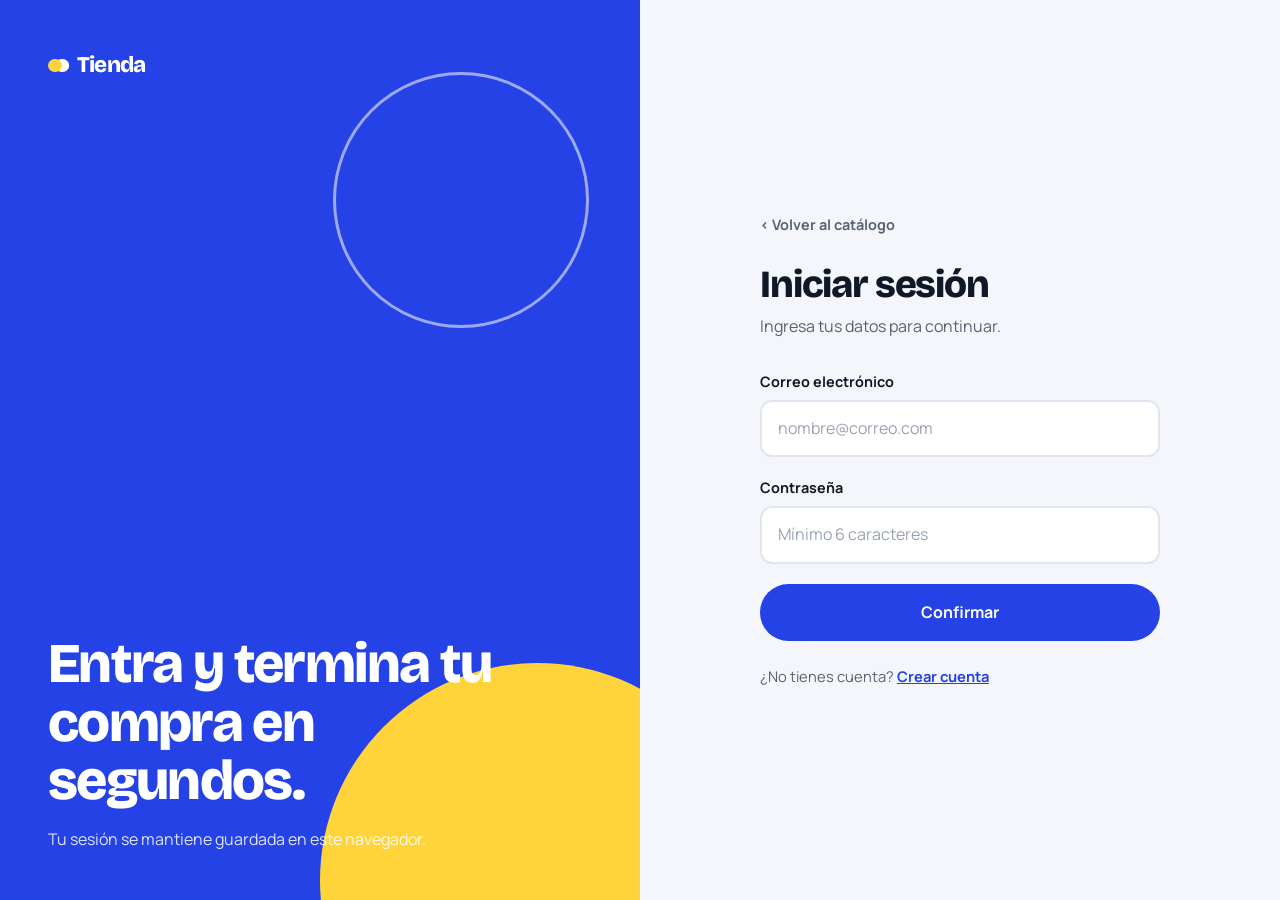
<file: MarketplaceAPI/wwwroot/categorias.html>
<!DOCTYPE html>
<html lang="es">
<head>
  <meta charset="UTF-8" />
  <meta name="viewport" content="width=device-width, initial-scale=1.0" />
  <title>Tienda · Categorías</title>
  <link rel="preconnect" href="https://fonts.googleapis.com" />
  <link rel="preconnect" href="https://fonts.gstatic.com" crossorigin />
  <link href="https://fonts.googleapis.com/css2?family=Bricolage+Grotesque:opsz,wght@12..96,700;12..96,800&family=Manrope:wght@400;500;700&display=swap" rel="stylesheet" />
  <link rel="stylesheet" href="styles.css" />
</head>
<body>
  <header class="topbar" id="topbar"></header>

  <main class="container" id="contenido"></main>

  <footer class="footer">Tienda · Interfaz de demostración</footer>

  <script src="common.js"></script>
  <script src="categorias.js"></script>
</body>
</html>
</file>
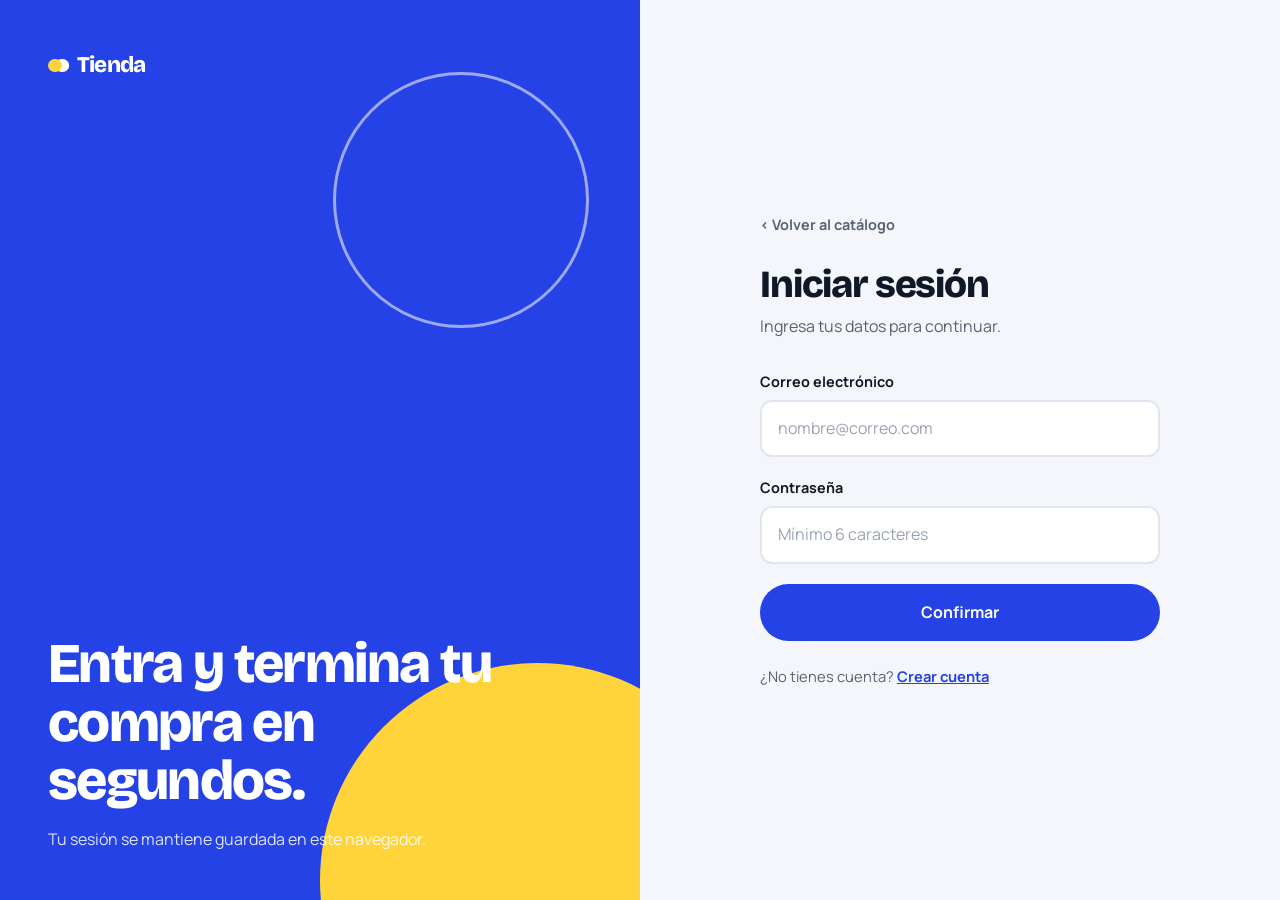
<file: MarketplaceAPI/wwwroot/compras.html>
<!DOCTYPE html>
<html lang="es">
<head>
  <meta charset="UTF-8" />
  <meta name="viewport" content="width=device-width, initial-scale=1.0" />
  <title>Tienda · Compras</title>
  <link rel="preconnect" href="https://fonts.googleapis.com" />
  <link rel="preconnect" href="https://fonts.gstatic.com" crossorigin />
  <link href="https://fonts.googleapis.com/css2?family=Bricolage+Grotesque:opsz,wght@12..96,700;12..96,800&family=Manrope:wght@400;500;700&display=swap" rel="stylesheet" />
  <link rel="stylesheet" href="styles.css" />
</head>
<body>
  <header class="topbar" id="topbar"></header>

  <main class="container" id="contenido"></main>

  <footer class="footer">Tienda · Interfaz de demostración</footer>

  <script src="common.js"></script>
  <script src="compras.js"></script>
</body>
</html>
</file>
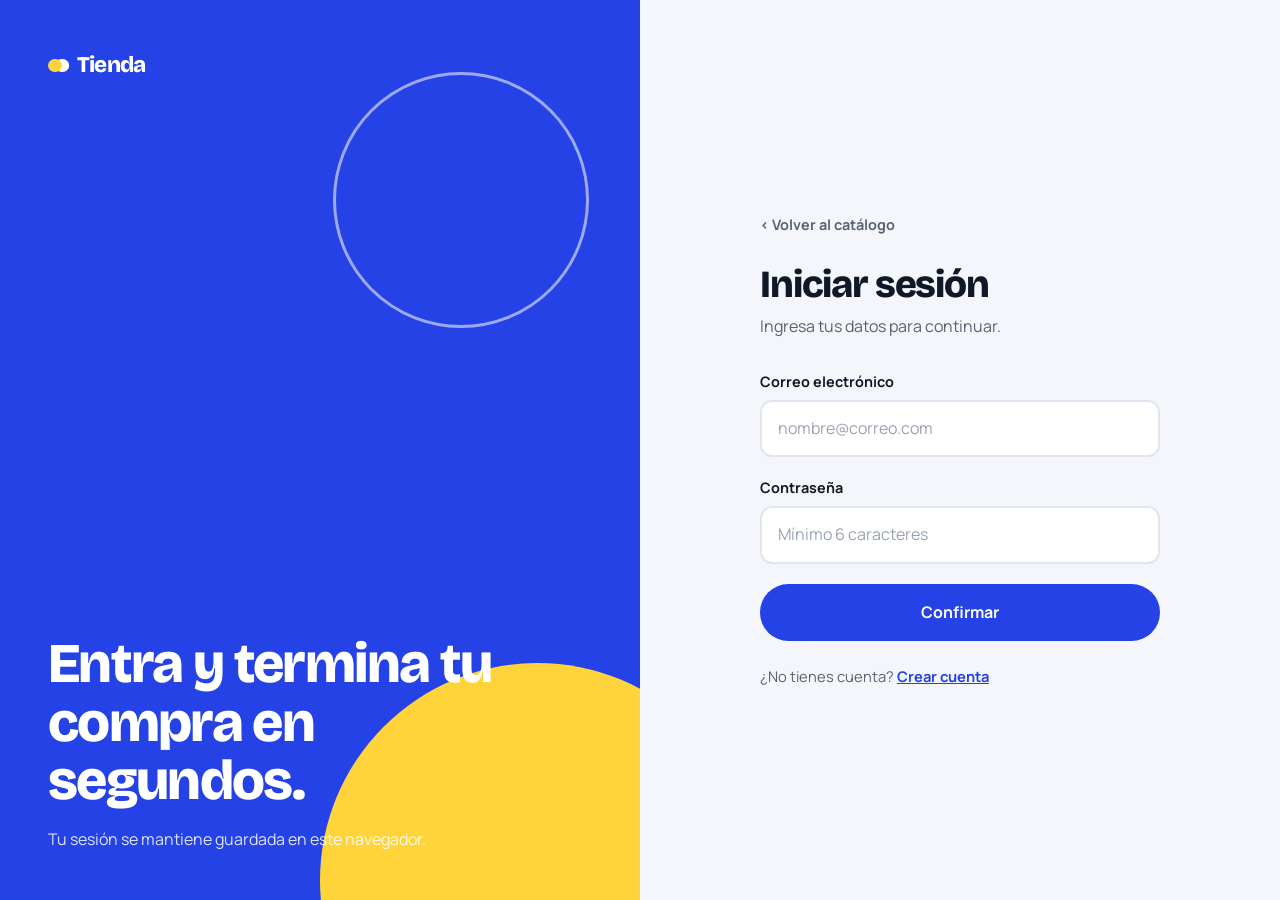
<file: MarketplaceAPI/wwwroot/detalles.html>
<!DOCTYPE html>
<html lang="es">
<head>
  <meta charset="UTF-8" />
  <meta name="viewport" content="width=device-width, initial-scale=1.0" />
  <title>Tienda · Detalle de compras</title>
  <link rel="preconnect" href="https://fonts.googleapis.com" />
  <link rel="preconnect" href="https://fonts.gstatic.com" crossorigin />
  <link href="https://fonts.googleapis.com/css2?family=Bricolage+Grotesque:opsz,wght@12..96,700;12..96,800&family=Manrope:wght@400;500;700&display=swap" rel="stylesheet" />
  <link rel="stylesheet" href="styles.css" />
</head>
<body>
  <header class="topbar" id="topbar"></header>

  <main class="container" id="contenido"></main>

  <footer class="footer">Tienda · Interfaz de demostración</footer>

  <script src="common.js"></script>
  <script src="detalles.js"></script>
</body>
</html>
</file>
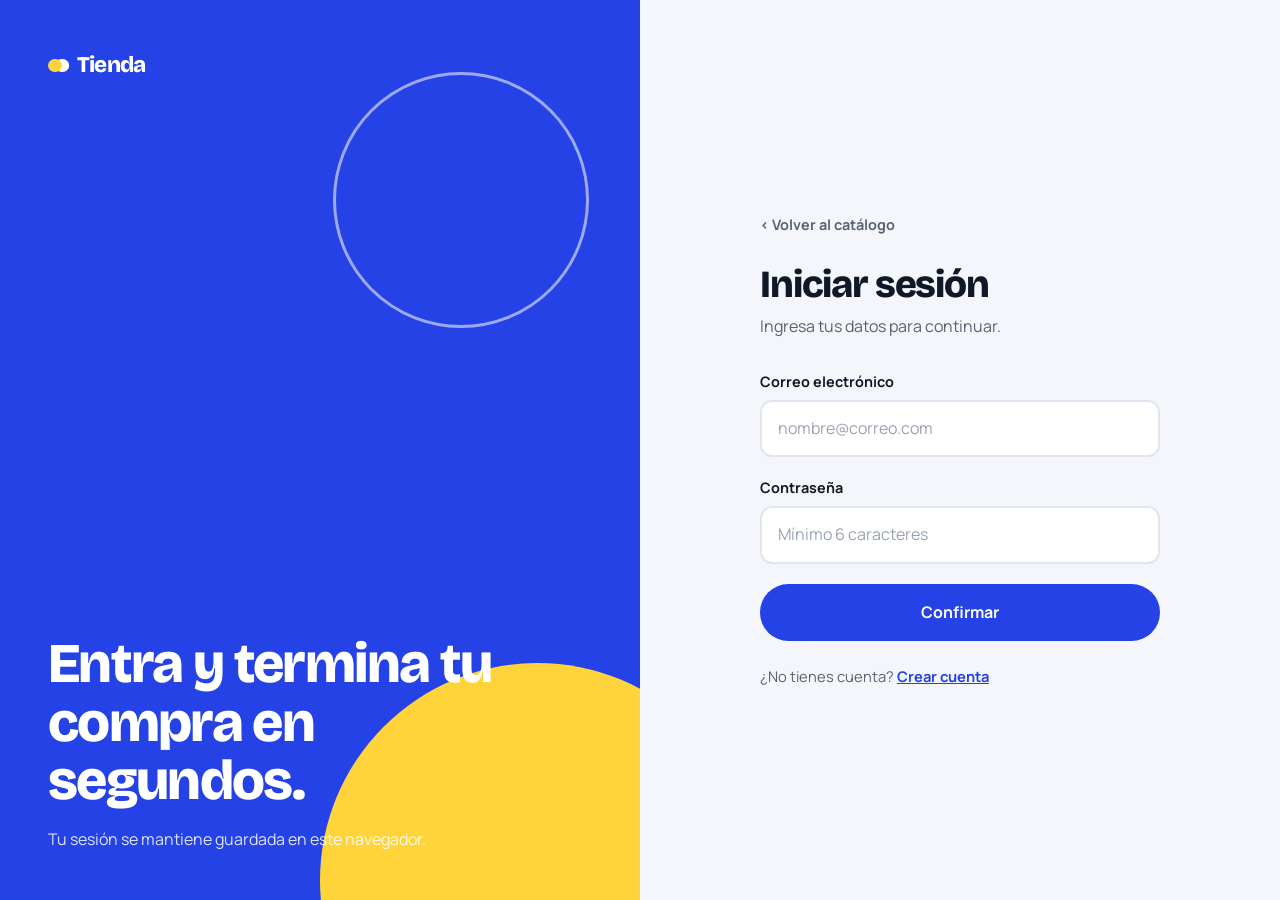
<file: MarketplaceAPI/wwwroot/login.html>
<!DOCTYPE html>
<html lang="es">
<head>
  <meta charset="UTF-8" />
  <meta name="viewport" content="width=device-width, initial-scale=1.0" />
  <title>Tienda · Iniciar sesión</title>
  <link rel="preconnect" href="https://fonts.googleapis.com" />
  <link rel="preconnect" href="https://fonts.gstatic.com" crossorigin />
  <link href="https://fonts.googleapis.com/css2?family=Bricolage+Grotesque:opsz,wght@12..96,700;12..96,800&family=Manrope:wght@400;500;700&display=swap" rel="stylesheet" />
  <link rel="stylesheet" href="styles.css" />
</head>
<body class="auth-page">
  <aside class="auth-aside">
    <a class="brand brand--light" href="index.html"><span class="brand__dot"></span>Tienda</a>
    <div class="auth-aside__copy">
      <p class="auth-aside__title">Entra y termina tu compra en segundos.</p>
      <p>Tu sesión se mantiene guardada en este navegador.</p>
    </div>
    <span class="hero__shape hero__shape--a" aria-hidden="true"></span>
    <span class="hero__shape hero__shape--b" aria-hidden="true"></span>
  </aside>

  <main class="auth-main">
    <div class="auth-card">
      <a class="auth-card__back" href="index.html">‹ Volver al catálogo</a>

      <h1>Iniciar sesión</h1>
      <p class="auth-card__lead">Ingresa tus datos para continuar.</p>

      <form id="loginForm" novalidate>
        <div class="field">
          <label for="email">Correo electrónico</label>
          <input id="email" name="email" type="email" autocomplete="email" placeholder="nombre@correo.com" required />
          <small class="field__error" id="emailError" hidden></small>
        </div>

        <div class="field">
          <label for="password">Contraseña</label>
          <input id="password" name="password" type="password" autocomplete="current-password" placeholder="Mínimo 6 caracteres" required />
          <small class="field__error" id="passwordError" hidden></small>
        </div>

        <p id="formError" class="form-error" role="alert" hidden></p>

        <button id="submitBtn" class="btn btn--primary btn--block" type="submit">Confirmar</button>
      </form>

      <p class="auth-card__alt">¿No tienes cuenta? <a href="register.html">Crear cuenta</a></p>
    </div>
  </main>

  <script src="login.js"></script>
</body>
</html>
</file>
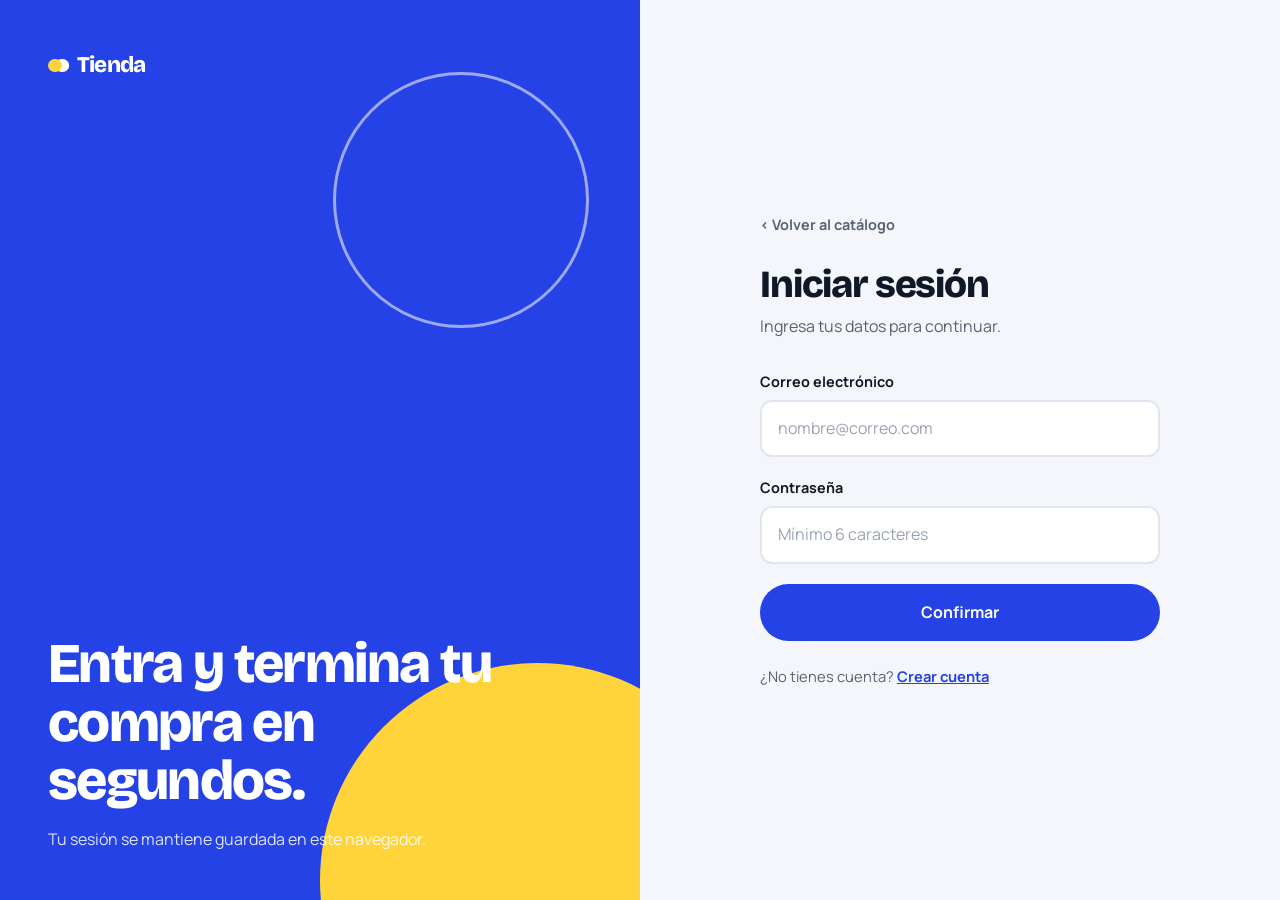
<file: MarketplaceAPI/wwwroot/productos.html>
<!DOCTYPE html>
<html lang="es">
<head>
  <meta charset="UTF-8" />
  <meta name="viewport" content="width=device-width, initial-scale=1.0" />
  <title>Tienda · Productos</title>
  <link rel="preconnect" href="https://fonts.googleapis.com" />
  <link rel="preconnect" href="https://fonts.gstatic.com" crossorigin />
  <link href="https://fonts.googleapis.com/css2?family=Bricolage+Grotesque:opsz,wght@12..96,700;12..96,800&family=Manrope:wght@400;500;700&display=swap" rel="stylesheet" />
  <link rel="stylesheet" href="styles.css" />
</head>
<body>
  <header class="topbar" id="topbar"></header>

  <main class="container" id="contenido"></main>

  <footer class="footer">Tienda · Interfaz de demostración</footer>

  <script src="common.js"></script>
  <script src="productos.js"></script>
</body>
</html>
</file>
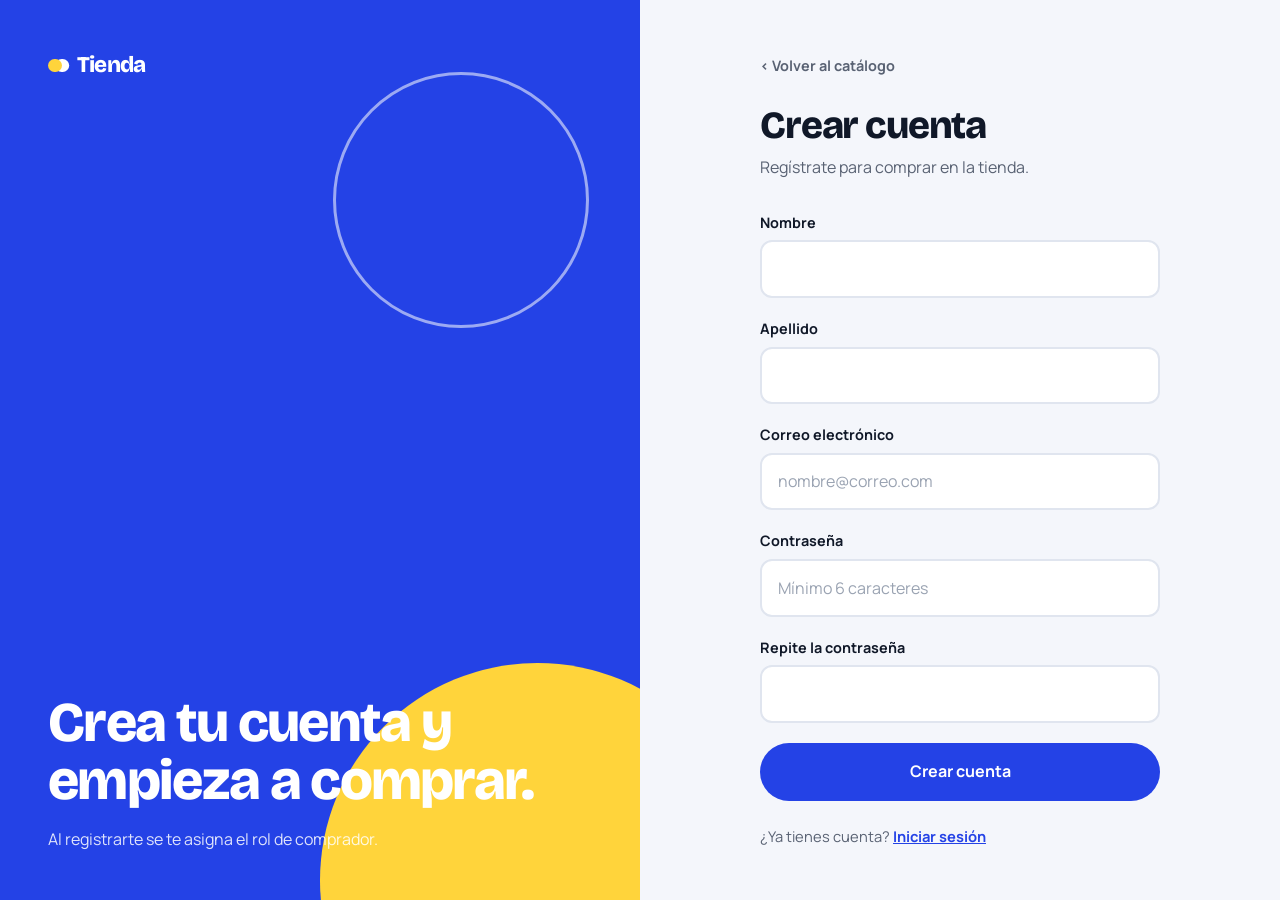
<file: MarketplaceAPI/wwwroot/register.html>
<!DOCTYPE html>
<html lang="es">
<head>
  <meta charset="UTF-8" />
  <meta name="viewport" content="width=device-width, initial-scale=1.0" />
  <title>Tienda · Crear cuenta</title>
  <link rel="preconnect" href="https://fonts.googleapis.com" />
  <link rel="preconnect" href="https://fonts.gstatic.com" crossorigin />
  <link href="https://fonts.googleapis.com/css2?family=Bricolage+Grotesque:opsz,wght@12..96,700;12..96,800&family=Manrope:wght@400;500;700&display=swap" rel="stylesheet" />
  <link rel="stylesheet" href="styles.css" />
</head>
<body class="auth-page">
  <aside class="auth-aside">
    <a class="brand brand--light" href="index.html"><span class="brand__dot"></span>Tienda</a>
    <div class="auth-aside__copy">
      <p class="auth-aside__title">Crea tu cuenta y empieza a comprar.</p>
      <p>Al registrarte se te asigna el rol de comprador.</p>
    </div>
    <span class="hero__shape hero__shape--a" aria-hidden="true"></span>
    <span class="hero__shape hero__shape--b" aria-hidden="true"></span>
  </aside>

  <main class="auth-main">
    <div class="auth-card">
      <a class="auth-card__back" href="index.html">‹ Volver al catálogo</a>

      <h1>Crear cuenta</h1>
      <p class="auth-card__lead">Regístrate para comprar en la tienda.</p>

      <form id="registerForm">
        <div class="field">
          <label for="nombre">Nombre</label>
          <input id="nombre" type="text" maxlength="100" autocomplete="given-name" required />
        </div>
        <div class="field">
          <label for="apellido">Apellido</label>
          <input id="apellido" type="text" maxlength="100" autocomplete="family-name" required />
        </div>
        <div class="field">
          <label for="email">Correo electrónico</label>
          <input id="email" type="email" maxlength="254" autocomplete="email" placeholder="nombre@correo.com" required />
        </div>
        <div class="field">
          <label for="password">Contraseña</label>
          <input id="password" type="password" minlength="6" autocomplete="new-password" placeholder="Mínimo 6 caracteres" required />
        </div>
        <div class="field">
          <label for="password2">Repite la contraseña</label>
          <input id="password2" type="password" minlength="6" autocomplete="new-password" required />
        </div>

        <p id="formError" class="form-error" role="alert" hidden></p>

        <button id="submitBtn" class="btn btn--primary btn--block" type="submit">Crear cuenta</button>
      </form>

      <p class="auth-card__alt">¿Ya tienes cuenta? <a href="login.html">Iniciar sesión</a></p>
    </div>
  </main>

  <script src="common.js"></script>
  <script src="register.js"></script>
</body>
</html>
</file>
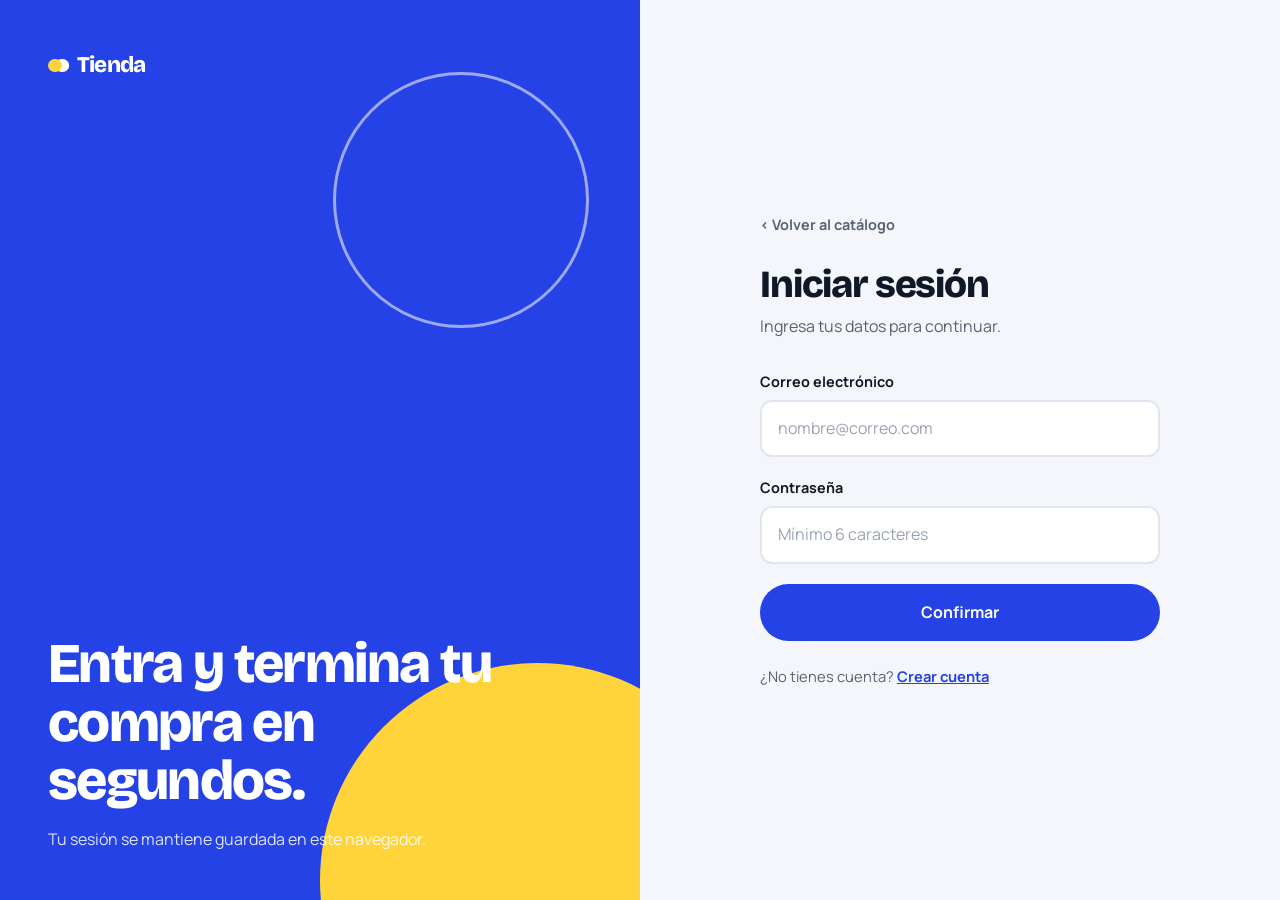
<file: MarketplaceAPI/wwwroot/roles.html>
<!DOCTYPE html>
<html lang="es">
<head>
  <meta charset="UTF-8" />
  <meta name="viewport" content="width=device-width, initial-scale=1.0" />
  <title>Tienda · Roles</title>
  <link rel="preconnect" href="https://fonts.googleapis.com" />
  <link rel="preconnect" href="https://fonts.gstatic.com" crossorigin />
  <link href="https://fonts.googleapis.com/css2?family=Bricolage+Grotesque:opsz,wght@12..96,700;12..96,800&family=Manrope:wght@400;500;700&display=swap" rel="stylesheet" />
  <link rel="stylesheet" href="styles.css" />
</head>
<body>
  <header class="topbar" id="topbar"></header>

  <main class="container" id="contenido"></main>

  <footer class="footer">Tienda · Interfaz de demostración</footer>

  <script src="common.js"></script>
  <script src="roles.js"></script>
</body>
</html>
</file>
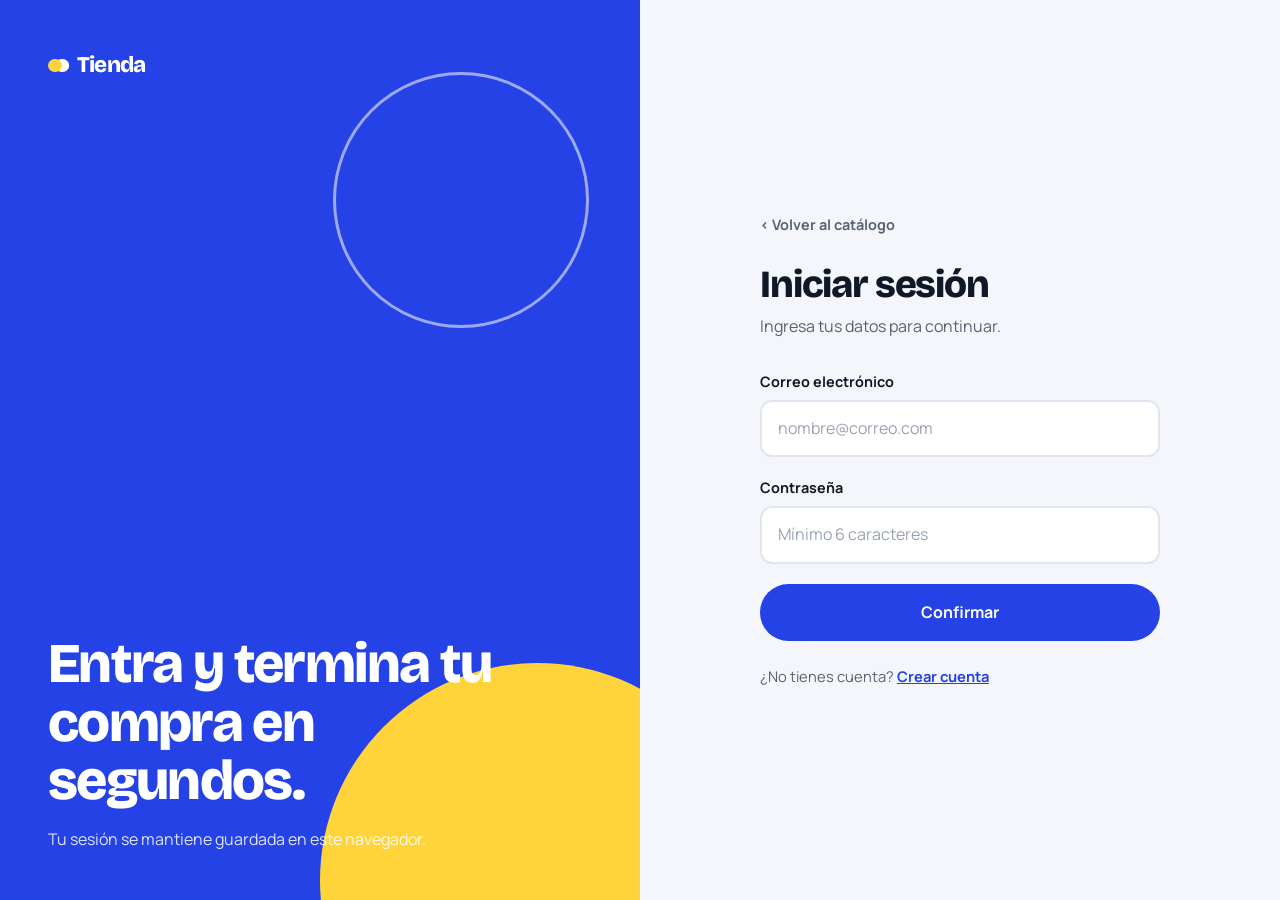
<file: MarketplaceAPI/wwwroot/usuarios.html>
<!DOCTYPE html>
<html lang="es">
<head>
  <meta charset="UTF-8" />
  <meta name="viewport" content="width=device-width, initial-scale=1.0" />
  <title>Tienda · Usuarios</title>
  <link rel="preconnect" href="https://fonts.googleapis.com" />
  <link rel="preconnect" href="https://fonts.gstatic.com" crossorigin />
  <link href="https://fonts.googleapis.com/css2?family=Bricolage+Grotesque:opsz,wght@12..96,700;12..96,800&family=Manrope:wght@400;500;700&display=swap" rel="stylesheet" />
  <link rel="stylesheet" href="styles.css" />
</head>
<body>
  <header class="topbar" id="topbar"></header>

  <main class="container" id="contenido"></main>

  <footer class="footer">Tienda · Interfaz de demostración</footer>

  <script src="common.js"></script>
  <script src="usuarios.js"></script>
</body>
</html>
</file>
<file: MarketplaceAPI/wwwroot/styles.css>
/* ==========================================================
   Variables
   ========================================================== */
:root {
  --bg: #f4f6fb;
  --surface: #ffffff;
  --ink: #101828;
  --ink-soft: #596273;
  --line: #e0e5ef;
  --cobalt: #2442e6;
  --cobalt-dark: #1a31b8;
  --sun: #ffd43b;
  --danger: #c43a3a;
  --radius-lg: 22px;
  --radius-md: 12px;
  --shadow: 0 2px 4px rgba(16, 24, 40, 0.04), 0 12px 32px rgba(16, 24, 40, 0.08);
  --font: "Manrope", system-ui, -apple-system, "Segoe UI", Roboto, sans-serif;
  --font-display: "Bricolage Grotesque", "Manrope", system-ui, sans-serif;
}

*, *::before, *::after { box-sizing: border-box; }

body {
  margin: 0;
  font-family: var(--font);
  background: var(--bg);
  color: var(--ink);
  line-height: 1.55;
  -webkit-font-smoothing: antialiased;
}

h1, h2 {
  margin: 0;
  font-family: var(--font-display);
  font-weight: 800;
  letter-spacing: -0.03em;
  line-height: 1.05;
}

:focus-visible { outline: 3px solid var(--sun); outline-offset: 2px; }
[hidden] { display: none !important; }

/* ==========================================================
   Botones
   ========================================================== */
.btn {
  font: inherit;
  font-weight: 700;
  font-size: 0.95rem;
  padding: 0.7rem 1.25rem;
  border-radius: 999px;
  border: 2px solid transparent;
  cursor: pointer;
  transition: background-color 0.15s, color 0.15s, transform 0.15s;
}
.btn:active { transform: scale(0.97); }

.btn--primary { background: var(--cobalt); color: #fff; }
.btn--primary:hover { background: var(--cobalt-dark); }
.btn--primary:disabled { opacity: 0.6; cursor: wait; }

.btn--dark { background: var(--ink); color: #fff; }
.btn--dark:hover { background: var(--cobalt); }

.btn--block { width: 100%; padding: 0.9rem 1.25rem; font-size: 1rem; }

/* ==========================================================
   Barra superior y marca
   ========================================================== */
.topbar {
  position: sticky;
  top: 0;
  z-index: 10;
  display: flex;
  align-items: center;
  justify-content: space-between;
  gap: 1rem;
  padding: 0.8rem clamp(1rem, 4vw, 2.5rem);
  background: rgba(255, 255, 255, 0.92);
  backdrop-filter: blur(10px);
  border-bottom: 1px solid var(--line);
}

.brand {
  display: inline-flex;
  align-items: center;
  gap: 0.5rem;
  font-family: var(--font-display);
  font-weight: 800;
  font-size: 1.4rem;
  letter-spacing: -0.03em;
  color: var(--ink);
  text-decoration: none;
}
.brand__dot {
  width: 0.85rem;
  height: 0.85rem;
  border-radius: 50%;
  background: var(--cobalt);
  box-shadow: 0.45rem 0 0 var(--sun);
  margin-right: 0.45rem;
}
.brand--light { color: #fff; }
.brand--light .brand__dot { background: var(--sun); box-shadow: 0.45rem 0 0 #fff; }

.session { display: flex; align-items: center; gap: 0.85rem; }
.session__name {
  font-weight: 700;
  color: var(--ink-soft);
  max-width: 14rem;
  overflow: hidden;
  text-overflow: ellipsis;
  white-space: nowrap;
}

/* ==========================================================
   Hero
   ========================================================== */
.hero {
  position: relative;
  overflow: hidden;
  background: var(--cobalt);
  color: #fff;
  padding: clamp(3rem, 9vw, 6.5rem) clamp(1rem, 4vw, 2.5rem);
}
.hero__inner { position: relative; z-index: 1; width: min(1180px, 100%); margin: 0 auto; }
.hero h1 { font-size: clamp(2.3rem, 6.5vw, 4.5rem); max-width: 14ch; }
.hero p {
  margin: 1.25rem 0 0;
  max-width: 42ch;
  font-size: clamp(1rem, 2vw, 1.2rem);
  color: rgba(255, 255, 255, 0.85);
}

.hero__shape { position: absolute; border-radius: 50%; pointer-events: none; }
.hero__shape--a {
  width: clamp(14rem, 34vw, 28rem);
  aspect-ratio: 1;
  right: -6%;
  top: -22%;
  background: var(--sun);
}
.hero__shape--b {
  width: clamp(8rem, 20vw, 16rem);
  aspect-ratio: 1;
  right: 14%;
  bottom: -30%;
  border: 3px solid rgba(255, 255, 255, 0.55);
}

/* ==========================================================
   Catálogo
   ========================================================== */
.container {
  width: min(1180px, 100% - 2rem);
  margin: 0 auto;
  padding: clamp(2rem, 5vw, 3.5rem) 0 4rem;
}

.section-head {
  display: flex;
  align-items: baseline;
  justify-content: space-between;
  gap: 1rem;
  flex-wrap: wrap;
  margin-bottom: 1.75rem;
}
.section-head h2 { font-size: clamp(1.6rem, 3.5vw, 2.2rem); }
.section-head__status { margin: 0; color: var(--ink-soft); font-weight: 500; }

.grid {
  display: grid;
  grid-template-columns: repeat(auto-fill, minmax(250px, 1fr));
  gap: 1.5rem;
}

.card {
  display: flex;
  flex-direction: column;
  background: var(--surface);
  border-radius: var(--radius-lg);
  overflow: hidden;
  box-shadow: var(--shadow);
  transition: transform 0.2s;
}
.card:hover { transform: translateY(-4px); }

.card__media {
  position: relative;
  overflow: hidden;
  aspect-ratio: 5 / 4;
  display: grid;
  place-items: center;
  font-family: var(--font-display);
  font-size: clamp(4rem, 9vw, 5.5rem);
  font-weight: 800;
  color: rgba(255, 255, 255, 0.95);
}
.card__media::before,
.card__media::after {
  content: "";
  position: absolute;
  border-radius: 50%;
  background: rgba(255, 255, 255, 0.16);
}
.card__media::before { width: 70%; aspect-ratio: 1; right: -20%; top: -30%; }
.card__media::after  { width: 45%; aspect-ratio: 1; left: -12%; bottom: -25%; }

.card__body {
  display: flex;
  flex-direction: column;
  gap: 0.3rem;
  flex: 1;
  padding: 1.15rem 1.3rem 1.3rem;
}
.card__name { margin: 0; font-size: 1.05rem; font-weight: 700; line-height: 1.3; }
.card__price {
  margin: 0 0 1rem;
  font-family: var(--font-display);
  font-size: 1.6rem;
  font-weight: 800;
  letter-spacing: -0.02em;
  color: var(--cobalt);
}
.card .btn { margin-top: auto; width: 100%; background: var(--ink); color: #fff; }
.card .btn:hover { background: var(--cobalt); }

.footer {
  padding: 2rem 1rem;
  text-align: center;
  color: var(--ink-soft);
  font-size: 0.9rem;
  border-top: 1px solid var(--line);
}

/* ==========================================================
   Aviso (toast)
   ========================================================== */
.toast {
  position: fixed;
  left: 50%;
  bottom: 1.5rem;
  transform: translateX(-50%);
  max-width: calc(100% - 2rem);
  padding: 0.85rem 1.3rem;
  border-radius: 999px;
  background: var(--ink);
  color: #fff;
  font-weight: 700;
  box-shadow: var(--shadow);
}

/* ==========================================================
   Login
   ========================================================== */
.auth-page {
  min-height: 100vh;
  display: grid;
  grid-template-columns: 1fr 1fr;
}

.auth-aside {
  position: relative;
  overflow: hidden;
  display: flex;
  flex-direction: column;
  justify-content: space-between;
  gap: 2rem;
  padding: clamp(1.5rem, 4vw, 3rem);
  background: var(--cobalt);
  color: #fff;
}
.auth-aside__copy { position: relative; z-index: 1; }
.auth-aside__title {
  margin: 0 0 1rem;
  max-width: 14ch;
  font-family: var(--font-display);
  font-weight: 800;
  font-size: clamp(2rem, 4.5vw, 3.5rem);
  letter-spacing: -0.03em;
  line-height: 1.05;
}
.auth-aside__copy p:last-child { margin: 0; color: rgba(255, 255, 255, 0.85); }
.auth-aside .brand { position: relative; z-index: 1; }
.auth-aside .hero__shape--a { right: -18%; top: auto; bottom: -22%; }
.auth-aside .hero__shape--b { right: auto; left: 52%; top: 8%; bottom: auto; }

.auth-main { display: grid; place-items: center; padding: 1.5rem; }
.auth-card { width: min(400px, 100%); }
.auth-card h1 { font-size: 2.4rem; }

.auth-card__back {
  display: inline-block;
  margin-bottom: 1.75rem;
  font-weight: 700;
  font-size: 0.9rem;
  color: var(--ink-soft);
  text-decoration: none;
}
.auth-card__back:hover { color: var(--cobalt); }

.auth-card__lead { margin: 0.6rem 0 2rem; color: var(--ink-soft); }

.field { display: flex; flex-direction: column; gap: 0.4rem; margin-bottom: 1.25rem; }
.field label { font-weight: 700; font-size: 0.9rem; }
.field input {
  font: inherit;
  padding: 0.9rem 1rem;
  border: 2px solid var(--line);
  border-radius: var(--radius-md);
  background: #fff;
  color: var(--ink);
  transition: border-color 0.15s, box-shadow 0.15s;
}
.field input::placeholder { color: #9aa3b2; }
.field input:focus {
  outline: none;
  border-color: var(--cobalt);
  box-shadow: 0 0 0 4px rgba(36, 66, 230, 0.15);
}
.field input.is-invalid { border-color: var(--danger); }

.field__error, .form-error { color: var(--danger); font-size: 0.85rem; font-weight: 500; }
.form-error { margin: 0 0 1rem; }

/* ==========================================================
   Responsivo
   ========================================================== */
@media (max-width: 820px) {
  .auth-page { grid-template-columns: 1fr; grid-template-rows: auto 1fr; }
  .auth-aside { padding: 1.25rem 1.5rem 1.75rem; gap: 1rem; }
  .auth-aside__title { font-size: 1.7rem; max-width: 20ch; }
  .auth-aside__copy p:last-child { display: none; }
  .auth-aside .hero__shape--b { display: none; }
  .auth-aside .hero__shape--a { width: 9rem; right: -3rem; bottom: -4rem; }
  .auth-main { align-items: start; padding-top: 2rem; }
}

@media (max-width: 560px) {
  .session__name { display: none; }
  .grid { grid-template-columns: 1fr 1fr; gap: 0.9rem; }
  .card__body { padding: 0.9rem; }
  .card__price { font-size: 1.25rem; }
  .card .btn { padding: 0.6rem; font-size: 0.85rem; }
}

@media (max-width: 380px) {
  .grid { grid-template-columns: 1fr; }
}

@media (prefers-reduced-motion: reduce) {
  * { transition: none !important; }
}

/* ---- Filtro de categorías y detalles de tarjeta (conexión con la API) ---- */
.category-filter {
  font: inherit;
  padding: 0.55rem 0.9rem;
  border: 1px solid var(--line);
  border-radius: var(--radius-md);
  background: var(--surface);
  color: var(--ink);
}
.card__media--img { position: relative; overflow: hidden; }
.card__media--img img {
  position: absolute; inset: 0; width: 100%; height: 100%;
  object-fit: cover; z-index: 1;
}
.card__category {
  margin: 0 0 0.25rem; font-size: 0.75rem; font-weight: 700;
  letter-spacing: 0.04em; text-transform: uppercase; color: var(--cobalt);
}
.card__desc { margin: 0.25rem 0 0.5rem; font-size: 0.9rem; color: var(--ink-soft); }

/* ==========================================================
   Navegación, tablas, modales y carrito (páginas de gestión)
   ========================================================== */
.nav { flex: 1; min-width: 0; display: flex; gap: 0.25rem; margin-left: 1rem; overflow-x: auto; scrollbar-width: none; }
.nav::-webkit-scrollbar { display: none; }
.nav__link {
  padding: 0.45rem 0.9rem; border-radius: 999px; white-space: nowrap;
  font-weight: 700; font-size: 0.9rem; color: var(--ink-soft); text-decoration: none;
}
.nav__link:hover { color: var(--cobalt); background: var(--bg); }
.nav__link.is-active { background: var(--cobalt); color: #fff; }

.btn--ghost { background: transparent; border-color: var(--line); color: var(--ink); }
.btn--ghost:hover { border-color: var(--cobalt); color: var(--cobalt); }
.btn--danger { background: transparent; border-color: var(--danger); color: var(--danger); }
.btn--danger:hover { background: var(--danger); color: #fff; }
.btn--sm { padding: 0.35rem 0.8rem; font-size: 0.82rem; }
.btn:disabled { opacity: 0.55; cursor: not-allowed; }

.toolbar { display: flex; gap: 0.75rem; flex-wrap: wrap; margin-bottom: 1rem; }
.input-search {
  flex: 1; min-width: 12rem; font: inherit; padding: 0.65rem 1rem;
  border: 1px solid var(--line); border-radius: var(--radius-md); background: var(--surface); color: var(--ink);
}
.nota {
  margin: 0 0 1rem; padding: 0.75rem 1rem; border-radius: var(--radius-md);
  background: #fff8db; color: #6b5300; font-size: 0.9rem;
}

.table-wrap { overflow-x: auto; background: var(--surface); border-radius: var(--radius-lg); box-shadow: var(--shadow); }
.table { width: 100%; border-collapse: collapse; font-size: 0.92rem; }
.table th, .table td { padding: 0.8rem 1rem; text-align: left; vertical-align: middle; border-bottom: 1px solid var(--line); }
.table th { font-size: 0.74rem; text-transform: uppercase; letter-spacing: 0.05em; color: var(--ink-soft); white-space: nowrap; }
.table tbody tr:last-child td, .table tfoot th { border-bottom: 0; }
.table tbody tr:hover { background: #f8f9fd; }
.table tfoot th { font-size: 0.95rem; text-transform: none; color: var(--ink); }
.col-acciones { text-align: right !important; }
.acciones { display: flex; gap: 0.4rem; justify-content: flex-end; flex-wrap: wrap; }
.thumb { width: 44px; height: 44px; border-radius: 10px; object-fit: cover; background: var(--bg); display: block; }
.empty { padding: 2rem; text-align: center; color: var(--ink-soft); }

.badge { display: inline-block; padding: 0.18rem 0.65rem; border-radius: 999px; font-size: 0.78rem; font-weight: 700; white-space: nowrap; }
.badge--ok { background: #dff6e6; color: #1b6b3a; }
.badge--warn { background: #fff1c7; color: #7a5a00; }
.badge--bad { background: #fde1e1; color: var(--danger); }
.badge--role { background: #e5e9fc; color: var(--cobalt-dark); }
.chips { display: flex; gap: 0.3rem; flex-wrap: wrap; }

/* Modal */
.modal {
  border: 0; border-radius: var(--radius-lg); padding: 0; width: min(520px, calc(100% - 2rem));
  color: var(--ink); font-family: var(--font); box-shadow: 0 24px 60px rgba(16, 24, 40, 0.3);
}
.modal::backdrop { background: rgba(16, 24, 40, 0.5); }
.modal__head { display: flex; align-items: center; justify-content: space-between; gap: 1rem; padding: 1.1rem 1.4rem; border-bottom: 1px solid var(--line); }
.modal__head h3 { margin: 0; font-family: var(--font-display); font-size: 1.35rem; letter-spacing: -0.02em; }
.modal__x { border: 0; background: none; font-size: 1.8rem; line-height: 1; cursor: pointer; color: var(--ink-soft); }
.modal__x:hover { color: var(--ink); }
.modal__body { padding: 1.3rem 1.4rem 1.5rem; max-height: 75vh; overflow: auto; }
.modal__actions { display: flex; gap: 0.6rem; justify-content: flex-end; margin-top: 1rem; }

.field select, .field textarea {
  font: inherit; padding: 0.8rem 1rem; border: 2px solid var(--line); border-radius: var(--radius-md);
  background: #fff; color: var(--ink);
}
.field textarea { resize: vertical; }
.field select:focus, .field textarea:focus { outline: none; border-color: var(--cobalt); box-shadow: 0 0 0 4px rgba(36, 66, 230, 0.15); }
.field input:disabled { background: var(--bg); color: var(--ink-soft); }

.check { display: flex; gap: 0.75rem; align-items: flex-start; padding: 0.7rem 0; border-bottom: 1px solid var(--line); cursor: pointer; }
.check input { margin-top: 0.3rem; width: 1.1rem; height: 1.1rem; }
.check span { display: flex; flex-direction: column; }
.check small { color: var(--ink-soft); }

.toast--error { background: var(--danger); }

/* Carrito */
.cart-line { display: grid; grid-template-columns: 1fr auto auto; gap: 0.75rem; align-items: center; padding: 0.8rem 0; border-bottom: 1px solid var(--line); }
.cart-line__info { display: flex; flex-direction: column; min-width: 0; }
.cart-line__info small { color: var(--ink-soft); }
.cart-line__sub { min-width: 5.5rem; text-align: right; }
.qty { display: flex; align-items: center; gap: 0.5rem; font-weight: 700; }
.cart-total { display: flex; justify-content: space-between; align-items: baseline; margin: 1rem 0; font-size: 1.15rem; }
.cart-total strong { font-family: var(--font-display); font-size: 1.6rem; color: var(--cobalt); }

.auth-card__alt { margin: 1.5rem 0 0; color: var(--ink-soft); font-size: 0.92rem; }
.auth-card__alt a { color: var(--cobalt); font-weight: 700; }

@media (max-width: 820px) {
  .topbar { flex-wrap: wrap; }
  .nav { order: 3; width: 100%; flex: none; margin: 0; }
}
@media (max-width: 560px) {
  .cart-line { grid-template-columns: 1fr auto; }
  .cart-line__sub { grid-column: 2; text-align: right; }
}
</file>
